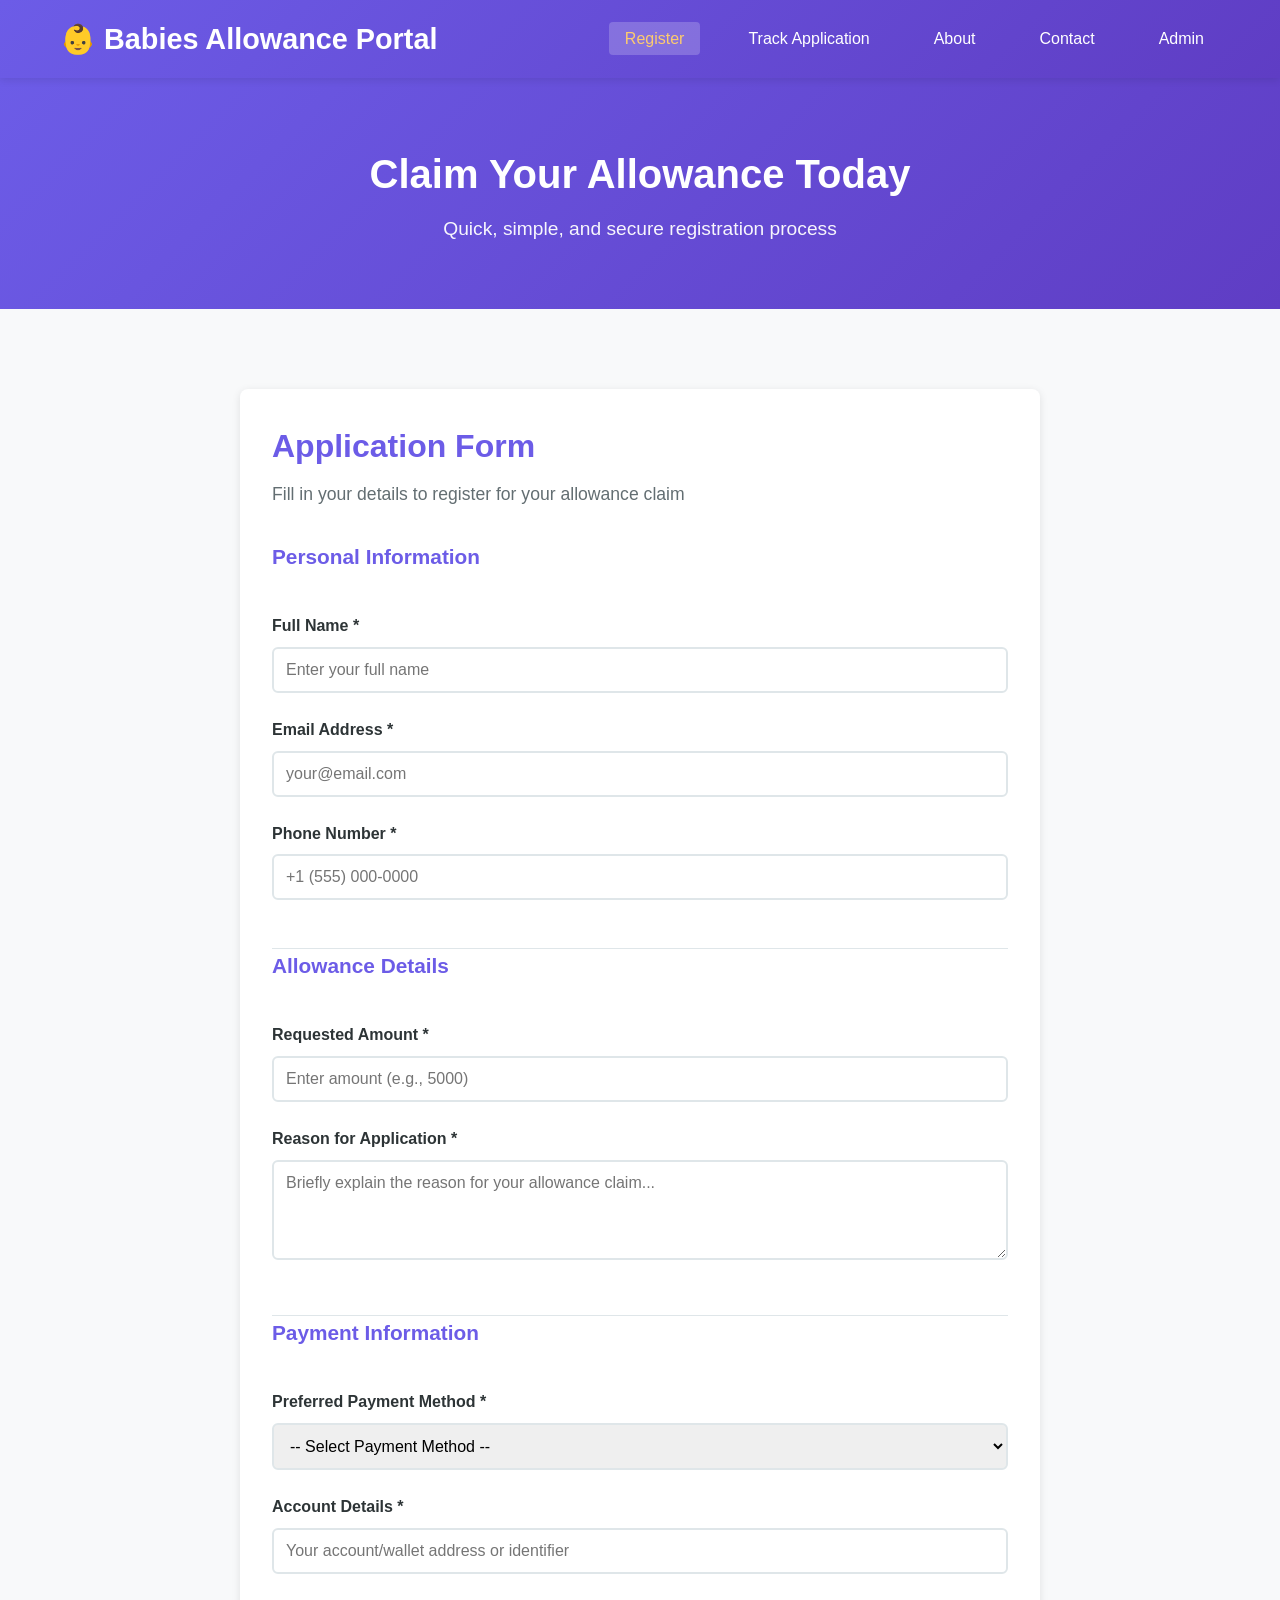
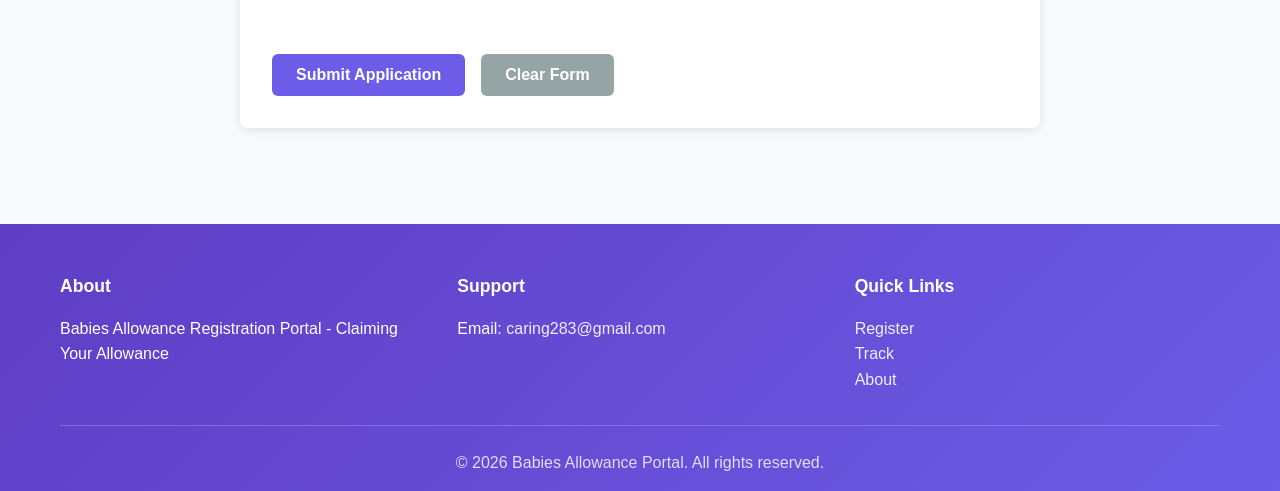
<file: index.html>
<!DOCTYPE html>
<html lang="en">
<head>
    <meta charset="UTF-8">
    <meta name="viewport" content="width=device-width, initial-scale=1.0">
    <title>Babies Allowance Registration Portal - Register Now</title>
    <link rel="stylesheet" href="css/style.css">
</head>
<body>
    <!-- Navigation -->
    <nav class="navbar">
        <div class="container">
            <div class="nav-brand">
                <h1>👶 Babies Allowance Portal</h1>
            </div>
            <ul class="nav-menu">
                <li><a href="index.html" class="active">Register</a></li>
                <li><a href="track.html">Track Application</a></li>
                <li><a href="about.html">About</a></li>
                <li><a href="contact.html">Contact</a></li>
                <li><a href="admin/dashboard.html">Admin</a></li>
            </ul>
        </div>
    </nav>

    <!-- Hero Section -->
    <section class="hero">
        <div class="container">
            <div class="hero-content">
                <h2>Claim Your Allowance Today</h2>
                <p>Quick, simple, and secure registration process</p>
            </div>
        </div>
    </section>

    <!-- Main Content -->
    <main class="container">
        <section class="form-section">
            <div class="form-card">
                <h2>Application Form</h2>
                <p class="form-intro">Fill in your details to register for your allowance claim</p>

                <form id="applicationForm">
                    <!-- Personal Information -->
                    <fieldset>
                        <legend>Personal Information</legend>
                        
                        <div class="form-group">
                            <label for="fullName">Full Name *</label>
                            <input 
                                type="text" 
                                id="fullName" 
                                name="fullName" 
                                placeholder="Enter your full name" 
                                required
                            >
                        </div>

                        <div class="form-group">
                            <label for="email">Email Address *</label>
                            <input 
                                type="email" 
                                id="email" 
                                name="email" 
                                placeholder="your@email.com" 
                                required
                            >
                        </div>

                        <div class="form-group">
                            <label for="phone">Phone Number *</label>
                            <input 
                                type="tel" 
                                id="phone" 
                                name="phone" 
                                placeholder="+1 (555) 000-0000" 
                                required
                            >
                        </div>
                    </fieldset>

                    <!-- Allowance Details -->
                    <fieldset>
                        <legend>Allowance Details</legend>
                        
                        <div class="form-group">
                            <label for="requestedAmount">Requested Amount *</label>
                            <input 
                                type="number" 
                                id="requestedAmount" 
                                name="requestedAmount" 
                                placeholder="Enter amount (e.g., 5000)" 
                                min="0" 
                                step="0.01"
                                required
                            >
                        </div>

                        <div class="form-group">
                            <label for="applicationReason">Reason for Application *</label>
                            <textarea 
                                id="applicationReason" 
                                name="applicationReason" 
                                placeholder="Briefly explain the reason for your allowance claim..." 
                                rows="4"
                                required
                            ></textarea>
                        </div>
                    </fieldset>

                    <!-- Payment Details -->
                    <fieldset>
                        <legend>Payment Information</legend>
                        
                        <div class="form-group">
                            <label for="paymentMethod">Preferred Payment Method *</label>
                            <select id="paymentMethod" name="paymentMethod" required>
                                <option value="">-- Select Payment Method --</option>
                                <option value="Bank Transfer">Bank Transfer</option>
                                <option value="PayPal">PayPal</option>
                                <option value="Cryptocurrency">Cryptocurrency</option>
                                <option value="Mobile Wallet">Mobile Wallet</option>
                                <option value="Direct Deposit">Direct Deposit</option>
                            </select>
                        </div>

                        <div class="form-group">
                            <label for="accountDetails">Account Details *</label>
                            <input 
                                type="text" 
                                id="accountDetails" 
                                name="accountDetails" 
                                placeholder="Your account/wallet address or identifier" 
                                required
                            >
                        </div>
                    </fieldset>

                    <!-- Form Actions -->
                    <div class="form-actions">
                        <button type="submit" class="btn btn-primary">Submit Application</button>
                        <button type="reset" class="btn btn-secondary">Clear Form</button>
                    </div>
                </form>

                <!-- Success Message -->
                <div id="successMessage" class="success-message hidden">
                    <div class="success-content">
                        <h3>✅ Application Submitted Successfully!</h3>
                        <p>Your tracking number is:</p>
                        <div class="tracking-display">
                            <span id="trackingNumberDisplay"></span>
                            <button type="button" class="btn-copy" onclick="copyTrackingNumber()">Copy</button>
                        </div>
                        <p class="success-note">Use this number to track your application status.</p>
                        <a href="track.html" class="btn btn-primary">Track Your Application</a>
                    </div>
                </div>
            </div>
        </section>
    </main>

    <!-- Footer -->
    <footer class="footer">
        <div class="container">
            <div class="footer-content">
                <div class="footer-section">
                    <h4>About</h4>
                    <p>Babies Allowance Registration Portal - Claiming Your Allowance</p>
                </div>
                <div class="footer-section">
                    <h4>Support</h4>
                    <p>Email: <a href="mailto:caring283@gmail.com">caring283@gmail.com</a></p>
                </div>
                <div class="footer-section">
                    <h4>Quick Links</h4>
                    <ul>
                        <li><a href="index.html">Register</a></li>
                        <li><a href="track.html">Track</a></li>
                        <li><a href="about.html">About</a></li>
                    </ul>
                </div>
            </div>
            <div class="footer-bottom">
                <p>&copy; 2026 Babies Allowance Portal. All rights reserved.</p>
            </div>
        </div>
    </footer>

    <script src="js/app.js"></script>
</body>
</html>
</file>
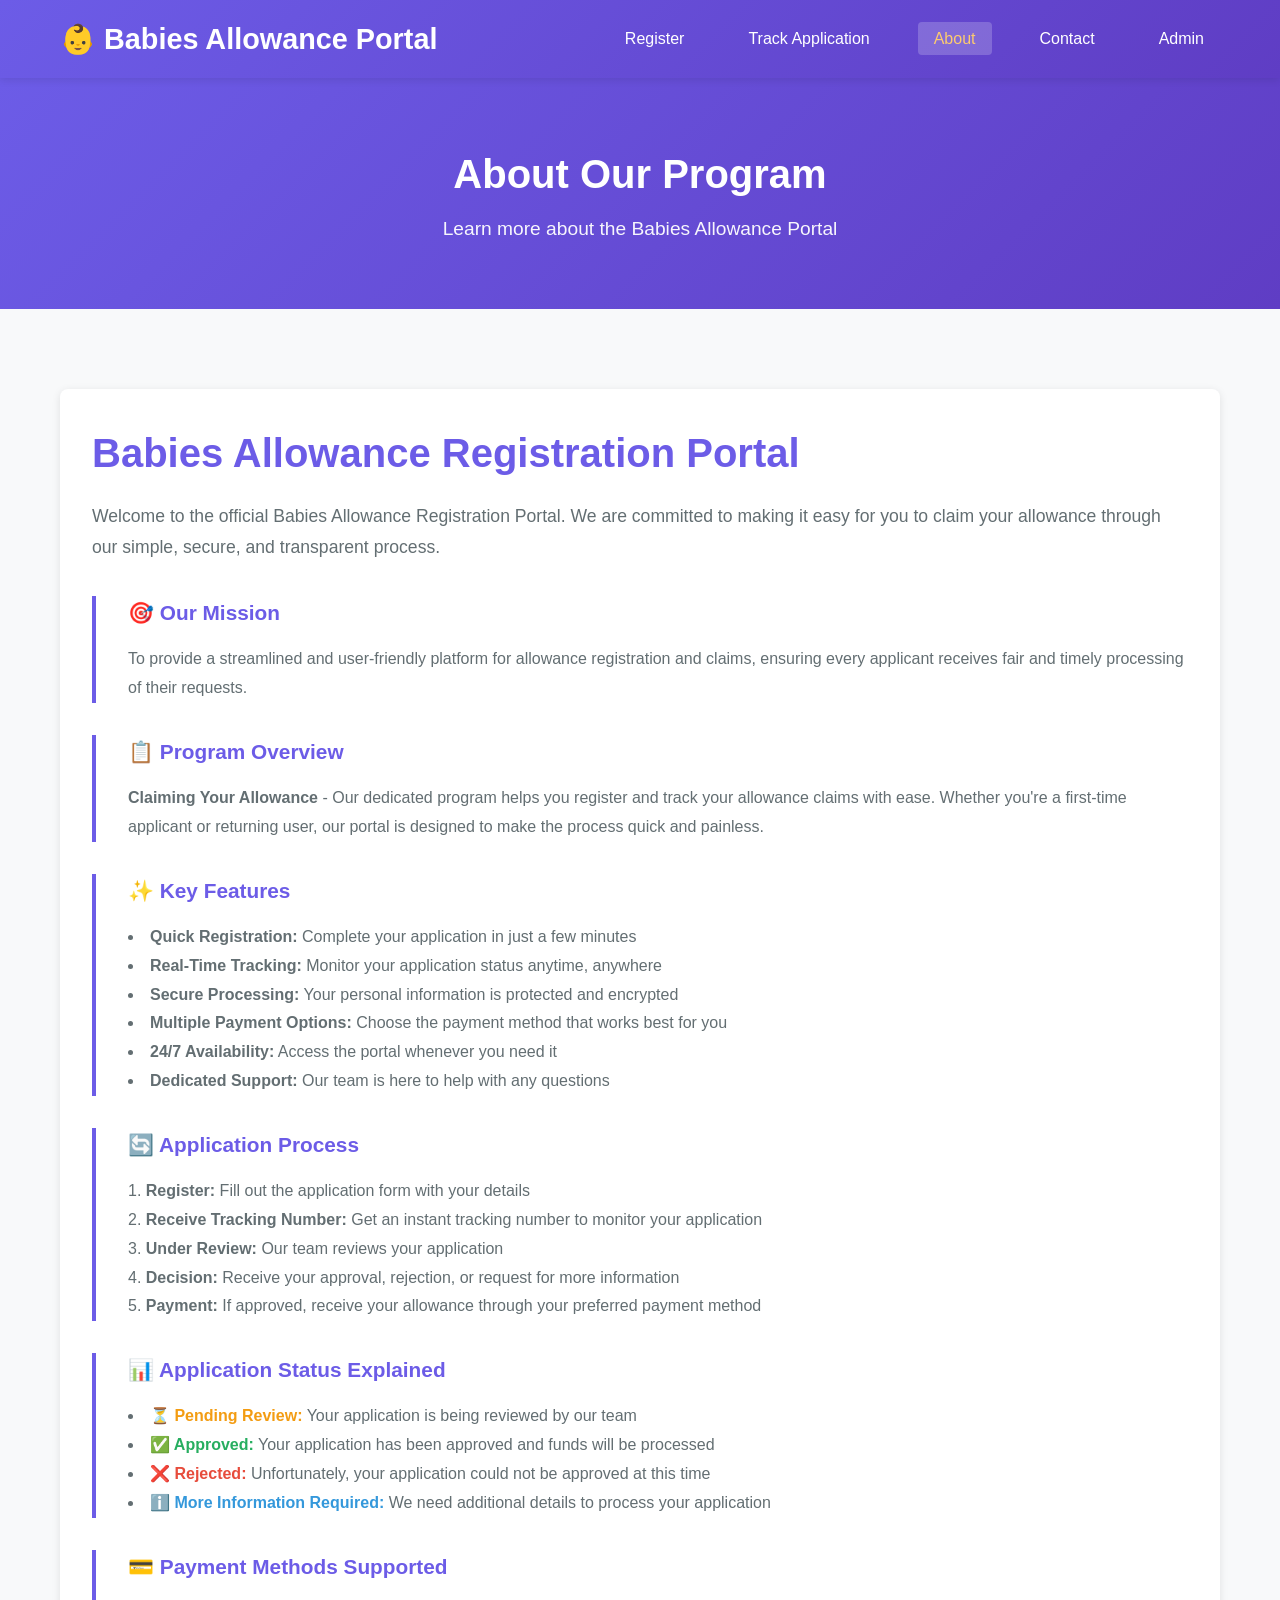
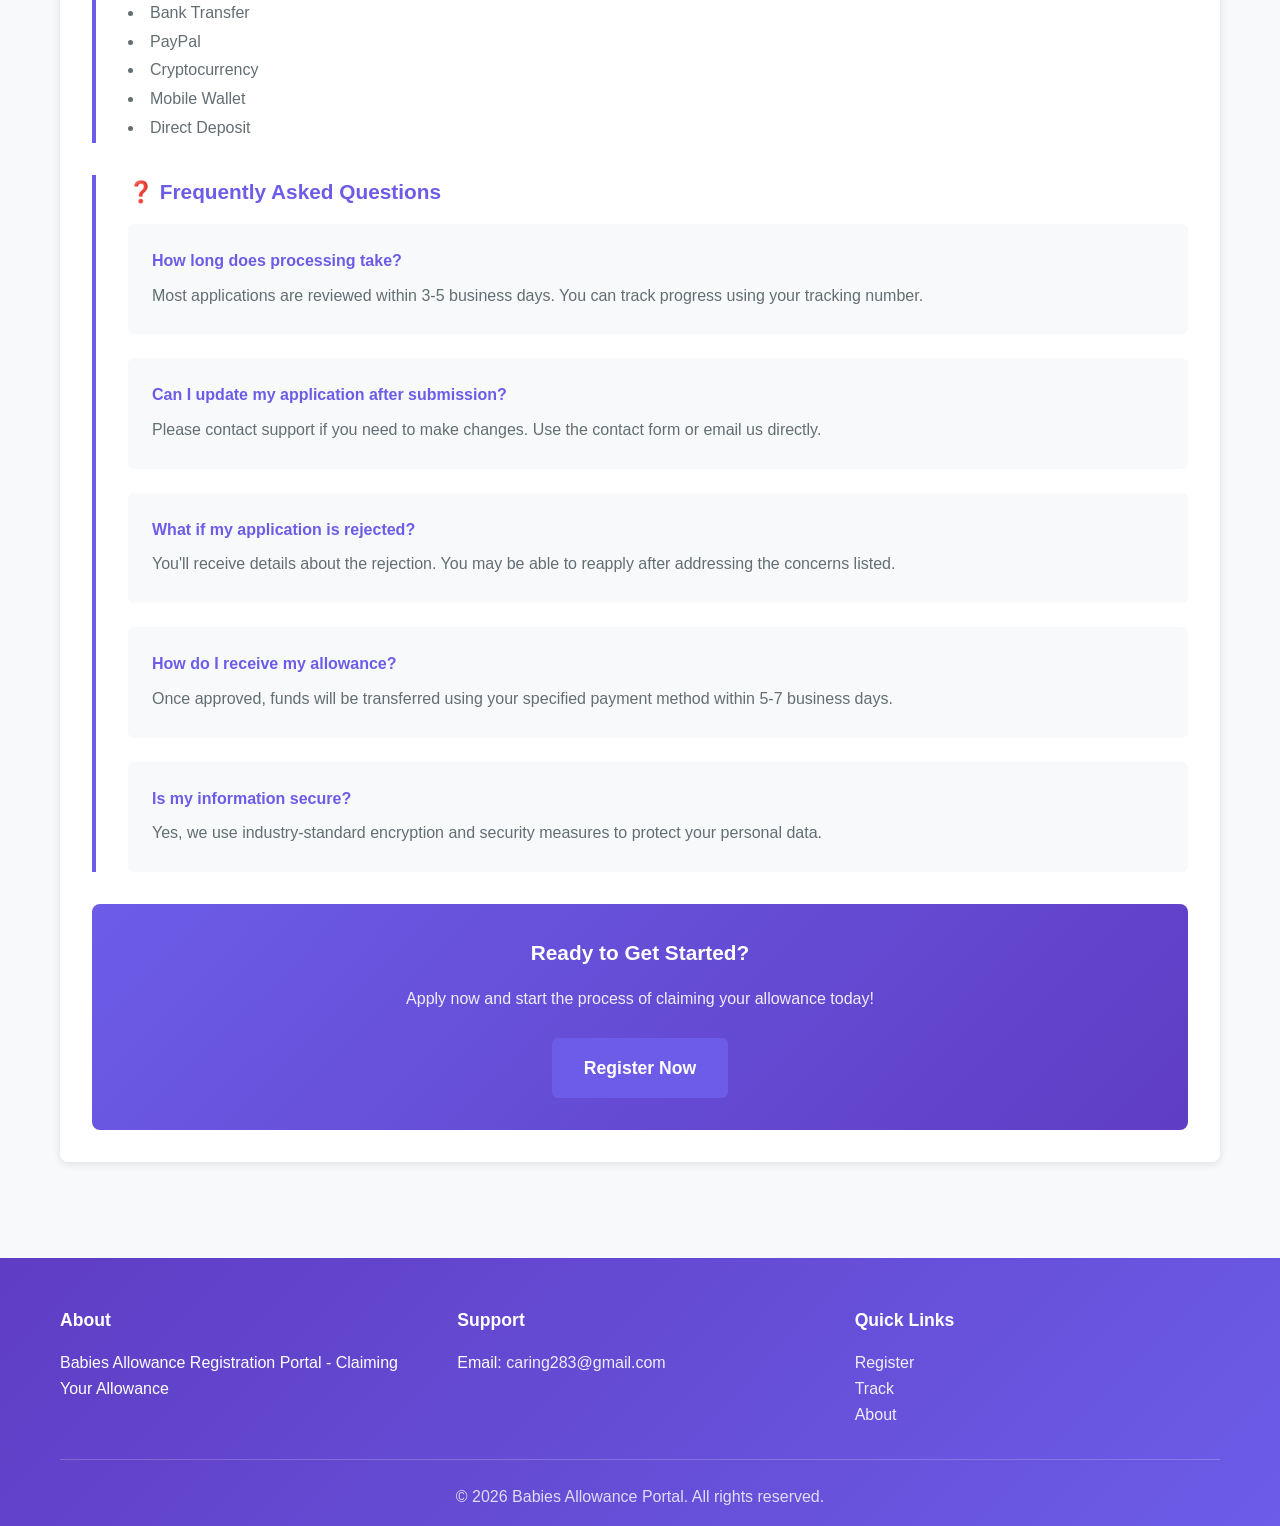
<file: about.html>
<!DOCTYPE html>
<html lang="en">
<head>
    <meta charset="UTF-8">
    <meta name="viewport" content="width=device-width, initial-scale=1.0">
    <title>About - Babies Allowance Portal</title>
    <link rel="stylesheet" href="css/style.css">
</head>
<body>
    <!-- Navigation -->
    <nav class="navbar">
        <div class="container">
            <div class="nav-brand">
                <h1>👶 Babies Allowance Portal</h1>
            </div>
            <ul class="nav-menu">
                <li><a href="index.html">Register</a></li>
                <li><a href="track.html">Track Application</a></li>
                <li><a href="about.html" class="active">About</a></li>
                <li><a href="contact.html">Contact</a></li>
                <li><a href="admin/dashboard.html">Admin</a></li>
            </ul>
        </div>
    </nav>

    <!-- Hero Section -->
    <section class="hero">
        <div class="container">
            <div class="hero-content">
                <h2>About Our Program</h2>
                <p>Learn more about the Babies Allowance Portal</p>
            </div>
        </div>
    </section>

    <!-- Main Content -->
    <main class="container">
        <section class="about-section">
            <div class="about-card">
                <h2>Babies Allowance Registration Portal</h2>
                <p class="about-intro">
                    Welcome to the official Babies Allowance Registration Portal. We are committed to making it easy for you to claim your allowance through our simple, secure, and transparent process.
                </p>

                <div class="about-content">
                    <div class="about-block">
                        <h3>🎯 Our Mission</h3>
                        <p>
                            To provide a streamlined and user-friendly platform for allowance registration and claims, ensuring every applicant receives fair and timely processing of their requests.
                        </p>
                    </div>

                    <div class="about-block">
                        <h3>📋 Program Overview</h3>
                        <p>
                            <strong>Claiming Your Allowance</strong> - Our dedicated program helps you register and track your allowance claims with ease. Whether you're a first-time applicant or returning user, our portal is designed to make the process quick and painless.
                        </p>
                    </div>

                    <div class="about-block">
                        <h3>✨ Key Features</h3>
                        <ul>
                            <li><strong>Quick Registration:</strong> Complete your application in just a few minutes</li>
                            <li><strong>Real-Time Tracking:</strong> Monitor your application status anytime, anywhere</li>
                            <li><strong>Secure Processing:</strong> Your personal information is protected and encrypted</li>
                            <li><strong>Multiple Payment Options:</strong> Choose the payment method that works best for you</li>
                            <li><strong>24/7 Availability:</strong> Access the portal whenever you need it</li>
                            <li><strong>Dedicated Support:</strong> Our team is here to help with any questions</li>
                        </ul>
                    </div>

                    <div class="about-block">
                        <h3>🔄 Application Process</h3>
                        <ol>
                            <li><strong>Register:</strong> Fill out the application form with your details</li>
                            <li><strong>Receive Tracking Number:</strong> Get an instant tracking number to monitor your application</li>
                            <li><strong>Under Review:</strong> Our team reviews your application</li>
                            <li><strong>Decision:</strong> Receive your approval, rejection, or request for more information</li>
                            <li><strong>Payment:</strong> If approved, receive your allowance through your preferred payment method</li>
                        </ol>
                    </div>

                    <div class="about-block">
                        <h3>📊 Application Status Explained</h3>
                        <ul>
                            <li><strong style="color: #f39c12;">⏳ Pending Review:</strong> Your application is being reviewed by our team</li>
                            <li><strong style="color: #27ae60;">✅ Approved:</strong> Your application has been approved and funds will be processed</li>
                            <li><strong style="color: #e74c3c;">❌ Rejected:</strong> Unfortunately, your application could not be approved at this time</li>
                            <li><strong style="color: #3498db;">ℹ️ More Information Required:</strong> We need additional details to process your application</li>
                        </ul>
                    </div>

                    <div class="about-block">
                        <h3>💳 Payment Methods Supported</h3>
                        <ul>
                            <li>Bank Transfer</li>
                            <li>PayPal</li>
                            <li>Cryptocurrency</li>
                            <li>Mobile Wallet</li>
                            <li>Direct Deposit</li>
                        </ul>
                    </div>

                    <div class="about-block">
                        <h3>❓ Frequently Asked Questions</h3>
                        <div class="faq">
                            <div class="faq-item">
                                <h4>How long does processing take?</h4>
                                <p>Most applications are reviewed within 3-5 business days. You can track progress using your tracking number.</p>
                            </div>
                            <div class="faq-item">
                                <h4>Can I update my application after submission?</h4>
                                <p>Please contact support if you need to make changes. Use the contact form or email us directly.</p>
                            </div>
                            <div class="faq-item">
                                <h4>What if my application is rejected?</h4>
                                <p>You'll receive details about the rejection. You may be able to reapply after addressing the concerns listed.</p>
                            </div>
                            <div class="faq-item">
                                <h4>How do I receive my allowance?</h4>
                                <p>Once approved, funds will be transferred using your specified payment method within 5-7 business days.</p>
                            </div>
                            <div class="faq-item">
                                <h4>Is my information secure?</h4>
                                <p>Yes, we use industry-standard encryption and security measures to protect your personal data.</p>
                            </div>
                        </div>
                    </div>

                    <div class="about-block cta-block">
                        <h3>Ready to Get Started?</h3>
                        <p>Apply now and start the process of claiming your allowance today!</p>
                        <a href="index.html" class="btn btn-primary btn-large">Register Now</a>
                    </div>
                </div>
            </div>
        </section>
    </main>

    <!-- Footer -->
    <footer class="footer">
        <div class="container">
            <div class="footer-content">
                <div class="footer-section">
                    <h4>About</h4>
                    <p>Babies Allowance Registration Portal - Claiming Your Allowance</p>
                </div>
                <div class="footer-section">
                    <h4>Support</h4>
                    <p>Email: <a href="mailto:caring283@gmail.com">caring283@gmail.com</a></p>
                </div>
                <div class="footer-section">
                    <h4>Quick Links</h4>
                    <ul>
                        <li><a href="index.html">Register</a></li>
                        <li><a href="track.html">Track</a></li>
                        <li><a href="about.html">About</a></li>
                    </ul>
                </div>
            </div>
            <div class="footer-bottom">
                <p>&copy; 2026 Babies Allowance Portal. All rights reserved.</p>
            </div>
        </div>
    </footer>
</body>
</html>
</file>
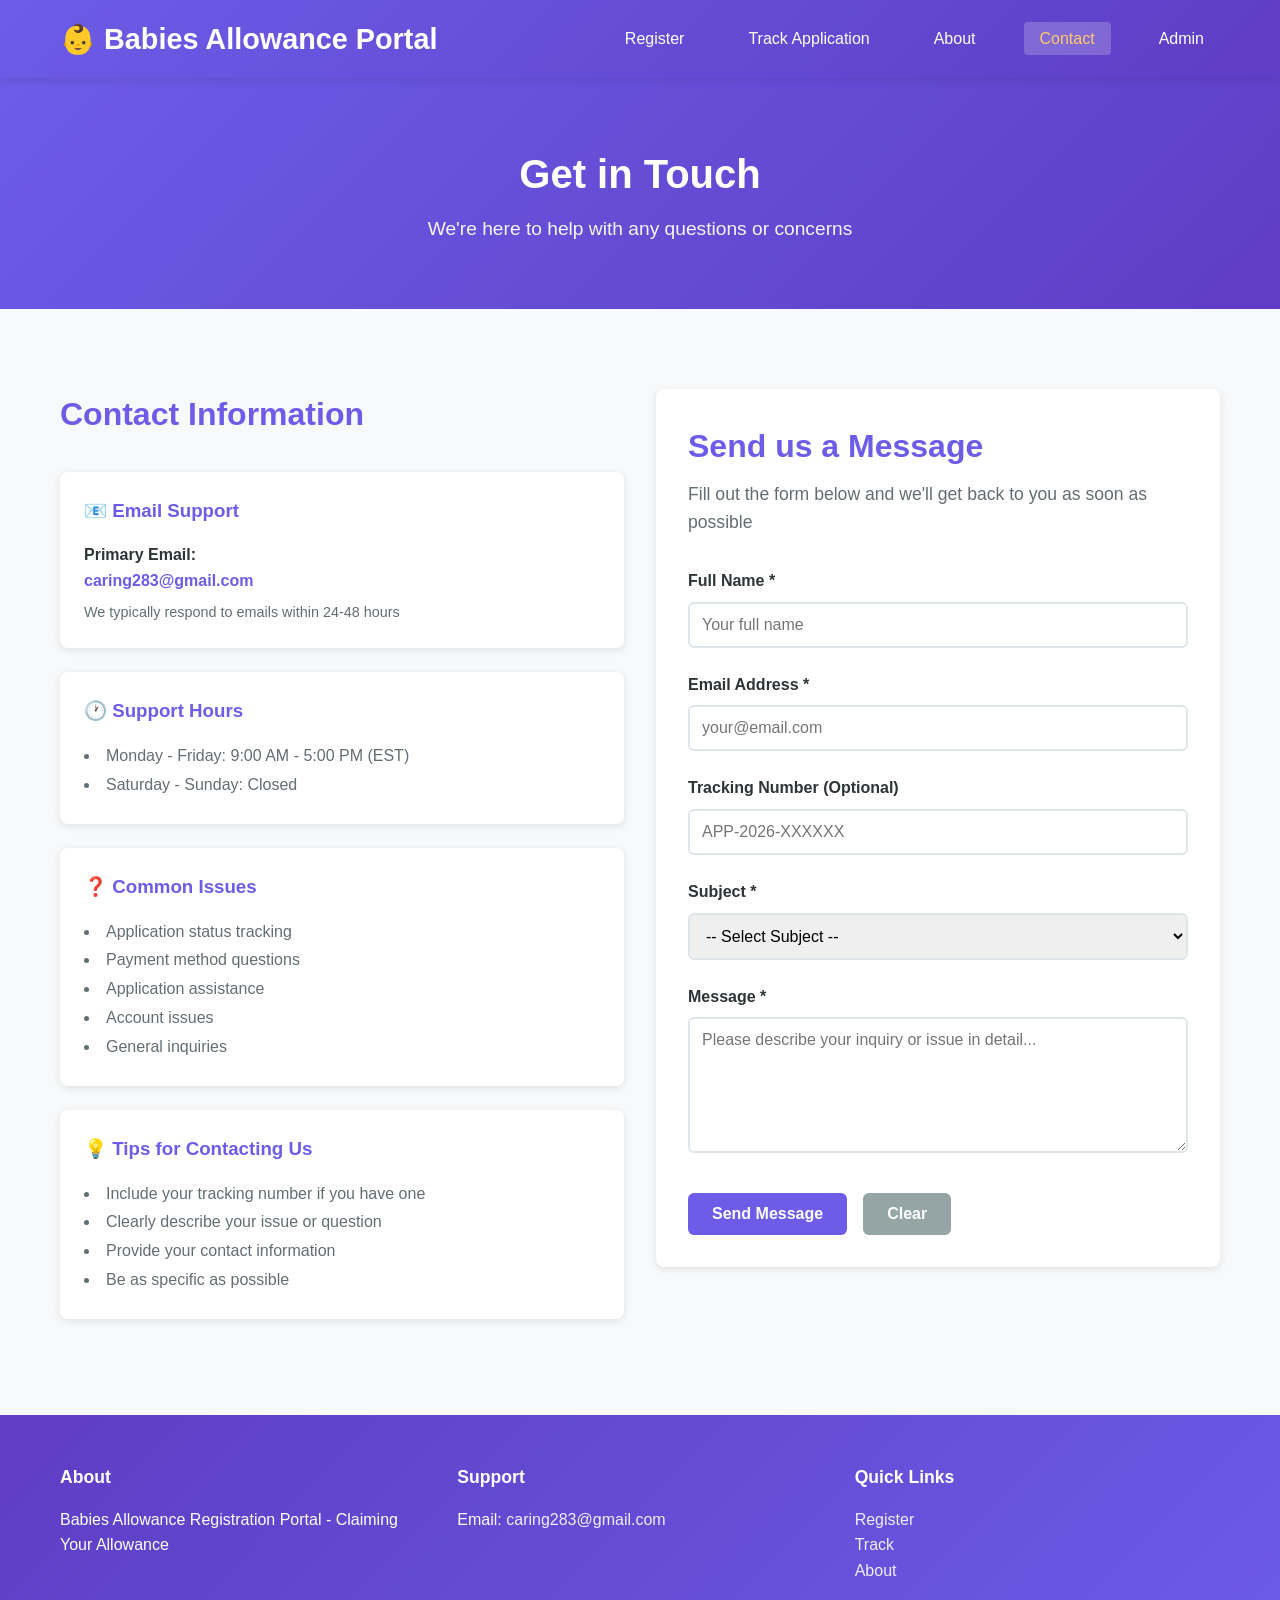
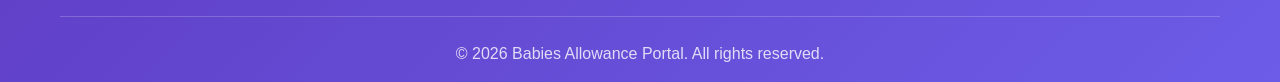
<file: contact.html>
<!DOCTYPE html>
<html lang="en">
<head>
    <meta charset="UTF-8">
    <meta name="viewport" content="width=device-width, initial-scale=1.0">
    <title>Contact Support - Babies Allowance Portal</title>
    <link rel="stylesheet" href="css/style.css">
</head>
<body>
    <!-- Navigation -->
    <nav class="navbar">
        <div class="container">
            <div class="nav-brand">
                <h1>👶 Babies Allowance Portal</h1>
            </div>
            <ul class="nav-menu">
                <li><a href="index.html">Register</a></li>
                <li><a href="track.html">Track Application</a></li>
                <li><a href="about.html">About</a></li>
                <li><a href="contact.html" class="active">Contact</a></li>
                <li><a href="admin/dashboard.html">Admin</a></li>
            </ul>
        </div>
    </nav>

    <!-- Hero Section -->
    <section class="hero">
        <div class="container">
            <div class="hero-content">
                <h2>Get in Touch</h2>
                <p>We're here to help with any questions or concerns</p>
            </div>
        </div>
    </section>

    <!-- Main Content -->
    <main class="container">
        <section class="contact-section">
            <div class="contact-wrapper">
                <!-- Contact Information -->
                <div class="contact-info">
                    <h2>Contact Information</h2>
                    
                    <div class="info-card">
                        <h3>📧 Email Support</h3>
                        <p>
                            <strong>Primary Email:</strong><br>
                            <a href="mailto:caring283@gmail.com">caring283@gmail.com</a>
                        </p>
                        <p class="info-note">We typically respond to emails within 24-48 hours</p>
                    </div>

                    <div class="info-card">
                        <h3>🕐 Support Hours</h3>
                        <ul>
                            <li>Monday - Friday: 9:00 AM - 5:00 PM (EST)</li>
                            <li>Saturday - Sunday: Closed</li>
                        </ul>
                    </div>

                    <div class="info-card">
                        <h3>❓ Common Issues</h3>
                        <ul>
                            <li>Application status tracking</li>
                            <li>Payment method questions</li>
                            <li>Application assistance</li>
                            <li>Account issues</li>
                            <li>General inquiries</li>
                        </ul>
                    </div>

                    <div class="info-card">
                        <h3>💡 Tips for Contacting Us</h3>
                        <ul>
                            <li>Include your tracking number if you have one</li>
                            <li>Clearly describe your issue or question</li>
                            <li>Provide your contact information</li>
                            <li>Be as specific as possible</li>
                        </ul>
                    </div>
                </div>

                <!-- Contact Form -->
                <div class="contact-form-wrapper">
                    <div class="contact-form-card">
                        <h2>Send us a Message</h2>
                        <p class="form-intro">Fill out the form below and we'll get back to you as soon as possible</p>

                        <form id="contactForm">
                            <div class="form-group">
                                <label for="contactName">Full Name *</label>
                                <input 
                                    type="text" 
                                    id="contactName" 
                                    name="contactName" 
                                    placeholder="Your full name" 
                                    required
                                >
                            </div>

                            <div class="form-group">
                                <label for="contactEmail">Email Address *</label>
                                <input 
                                    type="email" 
                                    id="contactEmail" 
                                    name="contactEmail" 
                                    placeholder="your@email.com" 
                                    required
                                >
                            </div>

                            <div class="form-group">
                                <label for="trackingNumber">Tracking Number (Optional)</label>
                                <input 
                                    type="text" 
                                    id="trackingNumber" 
                                    name="trackingNumber" 
                                    placeholder="APP-2026-XXXXXX"
                                >
                            </div>

                            <div class="form-group">
                                <label for="subject">Subject *</label>
                                <select id="subject" name="subject" required>
                                    <option value="">-- Select Subject --</option>
                                    <option value="General Inquiry">General Inquiry</option>
                                    <option value="Application Status">Application Status</option>
                                    <option value="Payment Issue">Payment Issue</option>
                                    <option value="Technical Problem">Technical Problem</option>
                                    <option value="Account Help">Account Help</option>
                                    <option value="Other">Other</option>
                                </select>
                            </div>

                            <div class="form-group">
                                <label for="message">Message *</label>
                                <textarea 
                                    id="message" 
                                    name="message" 
                                    placeholder="Please describe your inquiry or issue in detail..." 
                                    rows="6"
                                    required
                                ></textarea>
                            </div>

                            <div class="form-actions">
                                <button type="submit" class="btn btn-primary">Send Message</button>
                                <button type="reset" class="btn btn-secondary">Clear</button>
                            </div>
                        </form>

                        <!-- Success Message -->
                        <div id="contactSuccess" class="success-message hidden">
                            <h3>✅ Message Sent Successfully!</h3>
                            <p>Thank you for contacting us. We'll get back to you soon.</p>
                            <button type="button" class="btn btn-primary" onclick="resetContactForm()">Send Another Message</button>
                        </div>
                    </div>
                </div>
            </div>
        </section>
    </main>

    <!-- Footer -->
    <footer class="footer">
        <div class="container">
            <div class="footer-content">
                <div class="footer-section">
                    <h4>About</h4>
                    <p>Babies Allowance Registration Portal - Claiming Your Allowance</p>
                </div>
                <div class="footer-section">
                    <h4>Support</h4>
                    <p>Email: <a href="mailto:caring283@gmail.com">caring283@gmail.com</a></p>
                </div>
                <div class="footer-section">
                    <h4>Quick Links</h4>
                    <ul>
                        <li><a href="index.html">Register</a></li>
                        <li><a href="track.html">Track</a></li>
                        <li><a href="about.html">About</a></li>
                    </ul>
                </div>
            </div>
            <div class="footer-bottom">
                <p>&copy; 2026 Babies Allowance Portal. All rights reserved.</p>
            </div>
        </div>
    </footer>

    <script src="js/contact.js"></script>
</body>
</html>
</file>
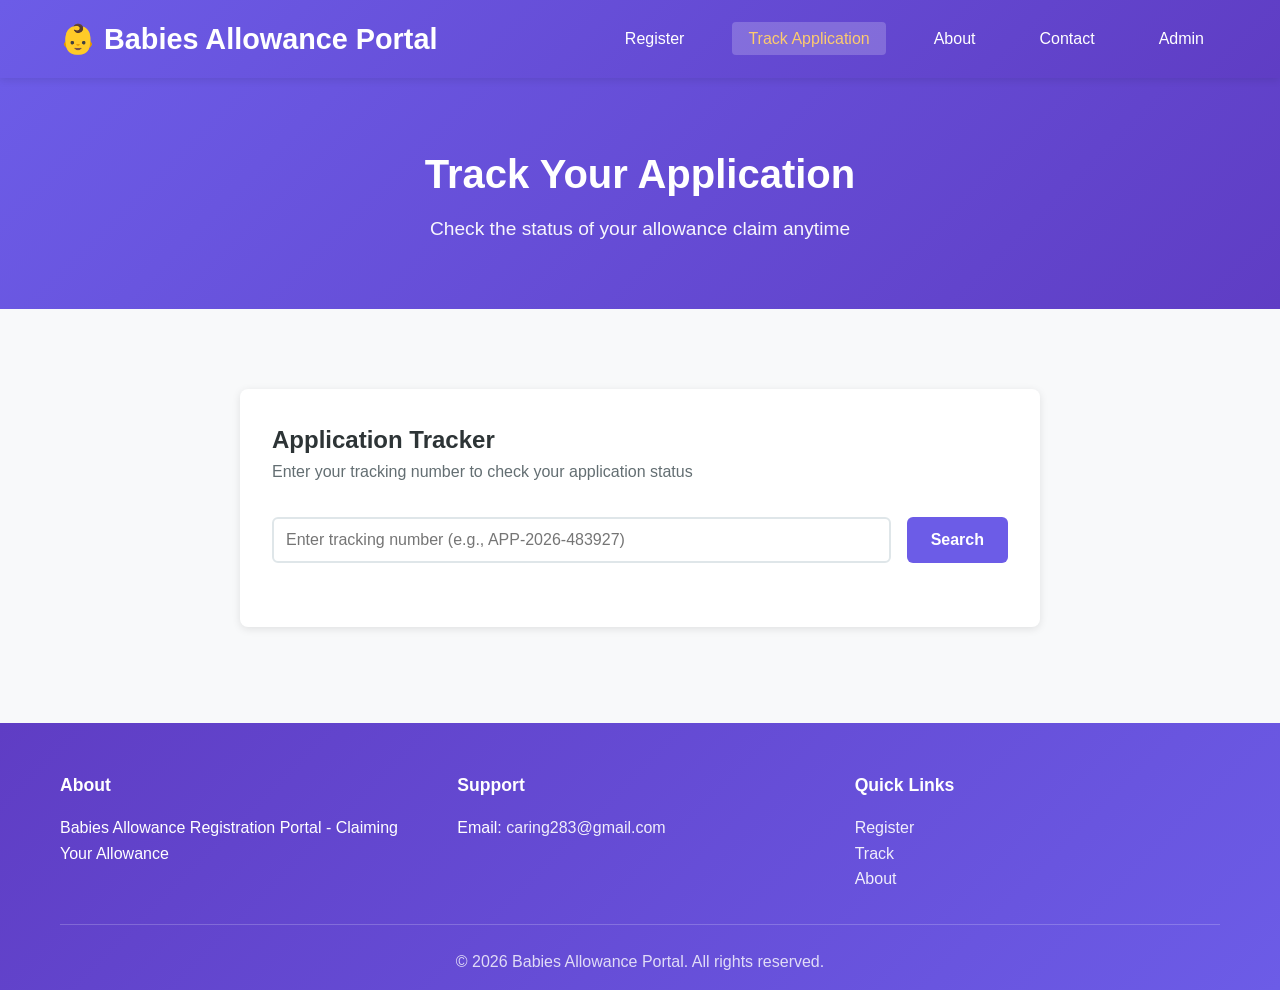
<file: track.html>
<!DOCTYPE html>
<html lang="en">
<head>
    <meta charset="UTF-8">
    <meta name="viewport" content="width=device-width, initial-scale=1.0">
    <title>Track Application - Babies Allowance Portal</title>
    <link rel="stylesheet" href="css/style.css">
</head>
<body>
    <!-- Navigation -->
    <nav class="navbar">
        <div class="container">
            <div class="nav-brand">
                <h1>👶 Babies Allowance Portal</h1>
            </div>
            <ul class="nav-menu">
                <li><a href="index.html">Register</a></li>
                <li><a href="track.html" class="active">Track Application</a></li>
                <li><a href="about.html">About</a></li>
                <li><a href="contact.html">Contact</a></li>
                <li><a href="admin/dashboard.html">Admin</a></li>
            </ul>
        </div>
    </nav>

    <!-- Hero Section -->
    <section class="hero">
        <div class="container">
            <div class="hero-content">
                <h2>Track Your Application</h2>
                <p>Check the status of your allowance claim anytime</p>
            </div>
        </div>
    </section>

    <!-- Main Content -->
    <main class="container">
        <section class="tracking-section">
            <div class="tracking-card">
                <h2>Application Tracker</h2>
                <p class="tracking-intro">Enter your tracking number to check your application status</p>

                <div class="search-box">
                    <input 
                        type="text" 
                        id="trackingInput" 
                        placeholder="Enter tracking number (e.g., APP-2026-483927)" 
                        class="tracking-input"
                    >
                    <button type="button" id="searchBtn" class="btn btn-primary">Search</button>
                </div>

                <!-- Results Section -->
                <div id="resultsSection" class="hidden">
                    <div id="notFoundMessage" class="error-message hidden">
                        <p>❌ Tracking number not found. Please check and try again.</p>
                    </div>

                    <div id="resultDetails" class="result-details hidden">
                        <div class="status-badge" id="statusBadge"></div>
                        
                        <div class="details-grid">
                            <div class="detail-item">
                                <label>Tracking Number</label>
                                <p id="resultTrackingNumber"></p>
                            </div>
                            <div class="detail-item">
                                <label>Full Name</label>
                                <p id="resultName"></p>
                            </div>
                            <div class="detail-item">
                                <label>Email</label>
                                <p id="resultEmail"></p>
                            </div>
                            <div class="detail-item">
                                <label>Phone</label>
                                <p id="resultPhone"></p>
                            </div>
                            <div class="detail-item">
                                <label>Requested Amount</label>
                                <p id="resultAmount"></p>
                            </div>
                            <div class="detail-item">
                                <label>Payment Method</label>
                                <p id="resultPaymentMethod"></p>
                            </div>
                            <div class="detail-item">
                                <label>Submission Date</label>
                                <p id="resultDate"></p>
                            </div>
                            <div class="detail-item">
                                <label>Current Status</label>
                                <p id="resultStatus"></p>
                            </div>
                        </div>

                        <div class="reason-section">
                            <label>Application Reason</label>
                            <p id="resultReason"></p>
                        </div>

                        <div class="notes-section">
                            <label>Administrator Notes</label>
                            <p id="resultNotes"></p>
                        </div>

                        <div class="timeline">
                            <h3>Application Timeline</h3>
                            <div class="timeline-item">
                                <span class="timeline-date" id="timelineSubmitted"></span>
                                <span class="timeline-text">Application Submitted</span>
                            </div>
                            <div class="timeline-item" id="timelineReview">
                                <span class="timeline-date" id="timelineReviewDate"></span>
                                <span class="timeline-text">Under Review</span>
                            </div>
                            <div class="timeline-item" id="timelineCompleted">
                                <span class="timeline-date" id="timelineCompletedDate"></span>
                                <span class="timeline-text" id="timelineCompletedText"></span>
                            </div>
                        </div>

                        <button type="button" class="btn btn-secondary" onclick="clearSearch()">New Search</button>
                    </div>
                </div>
            </div>
        </section>
    </main>

    <!-- Footer -->
    <footer class="footer">
        <div class="container">
            <div class="footer-content">
                <div class="footer-section">
                    <h4>About</h4>
                    <p>Babies Allowance Registration Portal - Claiming Your Allowance</p>
                </div>
                <div class="footer-section">
                    <h4>Support</h4>
                    <p>Email: <a href="mailto:caring283@gmail.com">caring283@gmail.com</a></p>
                </div>
                <div class="footer-section">
                    <h4>Quick Links</h4>
                    <ul>
                        <li><a href="index.html">Register</a></li>
                        <li><a href="track.html">Track</a></li>
                        <li><a href="about.html">About</a></li>
                    </ul>
                </div>
            </div>
            <div class="footer-bottom">
                <p>&copy; 2026 Babies Allowance Portal. All rights reserved.</p>
            </div>
        </div>
    </footer>

    <script src="js/tracking.js"></script>
</body>
</html>
</file>
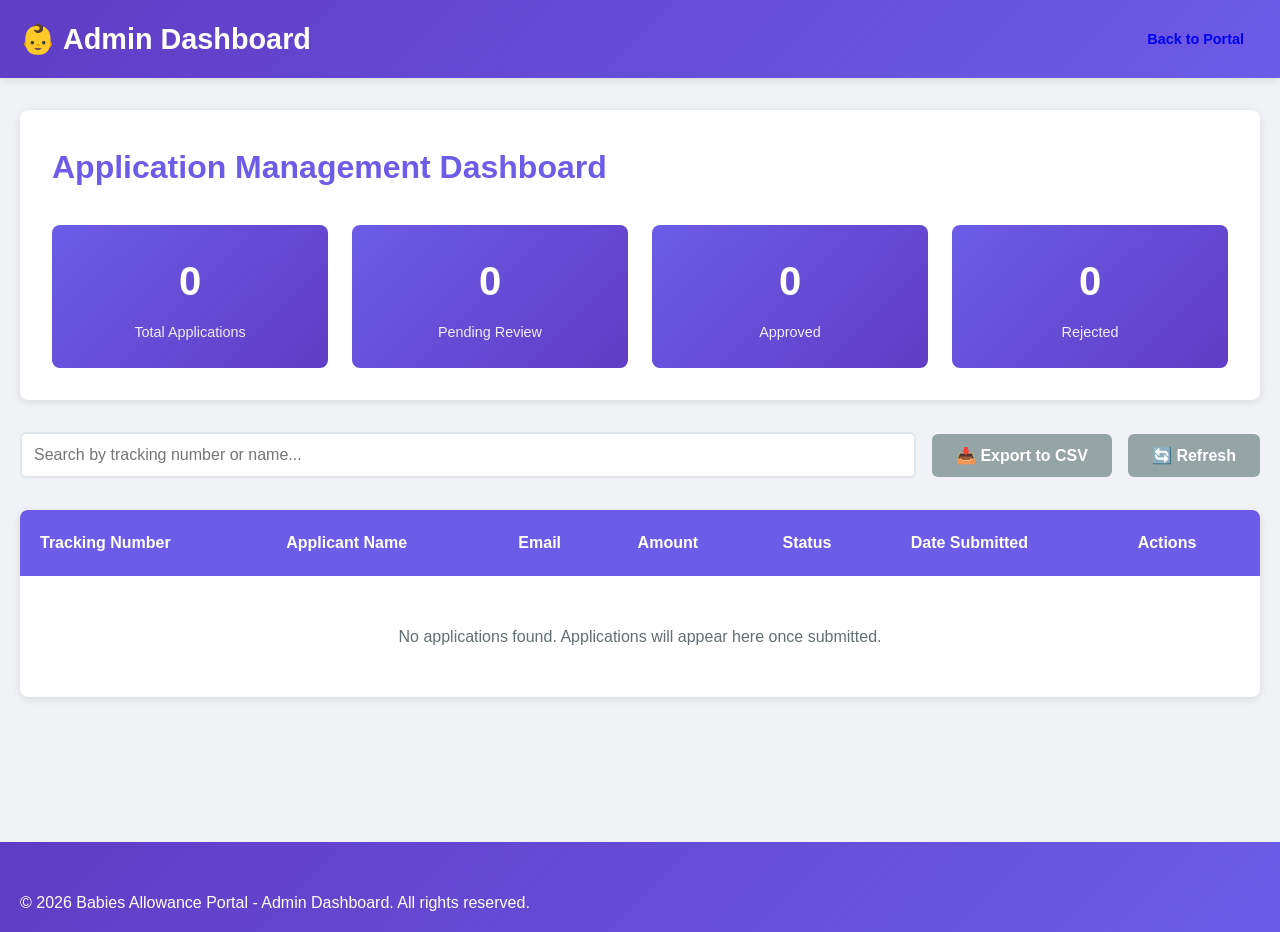
<file: admin/dashboard.html>
<!DOCTYPE html>
<html lang="en">
<head>
    <meta charset="UTF-8">
    <meta name="viewport" content="width=device-width, initial-scale=1.0">
    <title>Admin Dashboard - Babies Allowance Portal</title>
    <link rel="stylesheet" href="../css/style.css">
</head>
<body class="admin-body">
    <!-- Admin Navigation -->
    <nav class="admin-navbar">
        <div class="admin-container">
            <div class="admin-nav-brand">
                <h1>👶 Admin Dashboard</h1>
            </div>
            <div class="admin-nav-actions">
                <a href="../index.html" class="btn btn-small">Back to Portal</a>
            </div>
        </div>
    </nav>

    <!-- Admin Main Content -->
    <main class="admin-main">
        <div class="admin-container">
            <!-- Dashboard Header -->
            <div class="dashboard-header">
                <h2>Application Management Dashboard</h2>
                <div class="dashboard-stats">
                    <div class="stat-card">
                        <h3 id="totalApps">0</h3>
                        <p>Total Applications</p>
                    </div>
                    <div class="stat-card">
                        <h3 id="pendingApps">0</h3>
                        <p>Pending Review</p>
                    </div>
                    <div class="stat-card">
                        <h3 id="approvedApps">0</h3>
                        <p>Approved</p>
                    </div>
                    <div class="stat-card">
                        <h3 id="rejectedApps">0</h3>
                        <p>Rejected</p>
                    </div>
                </div>
            </div>

            <!-- Dashboard Controls -->
            <div class="dashboard-controls">
                <div class="search-control">
                    <input 
                        type="text" 
                        id="searchInput" 
                        placeholder="Search by tracking number or name..." 
                        class="search-input"
                    >
                </div>
                <div class="control-buttons">
                    <button id="exportBtn" class="btn btn-secondary">📥 Export to CSV</button>
                    <button id="refreshBtn" class="btn btn-secondary">🔄 Refresh</button>
                </div>
            </div>

            <!-- Applications Table -->
            <div class="table-wrapper">
                <table class="applications-table">
                    <thead>
                        <tr>
                            <th>Tracking Number</th>
                            <th>Applicant Name</th>
                            <th>Email</th>
                            <th>Amount</th>
                            <th>Status</th>
                            <th>Date Submitted</th>
                            <th>Actions</th>
                        </tr>
                    </thead>
                    <tbody id="applicationsTableBody">
                        <!-- Data will be populated here -->
                    </tbody>
                </table>
                <div id="noData" class="no-data">
                    <p>No applications found. Applications will appear here once submitted.</p>
                </div>
            </div>
        </div>
    </main>

    <!-- Modal for Application Details -->
    <div id="applicationModal" class="modal hidden">
        <div class="modal-content">
            <div class="modal-header">
                <h2>Application Details</h2>
                <button class="modal-close" onclick="closeModal()">&times;</button>
            </div>
            
            <div class="modal-body">
                <div class="modal-grid">
                    <div class="modal-field">
                        <label>Tracking Number</label>
                        <p id="modalTrackingNumber"></p>
                    </div>
                    <div class="modal-field">
                        <label>Full Name</label>
                        <p id="modalFullName"></p>
                    </div>
                    <div class="modal-field">
                        <label>Email</label>
                        <p id="modalEmail"></p>
                    </div>
                    <div class="modal-field">
                        <label>Phone</label>
                        <p id="modalPhone"></p>
                    </div>
                    <div class="modal-field">
                        <label>Requested Amount</label>
                        <p id="modalAmount"></p>
                    </div>
                    <div class="modal-field">
                        <label>Payment Method</label>
                        <p id="modalPaymentMethod"></p>
                    </div>
                    <div class="modal-field">
                        <label>Account Details</label>
                        <p id="modalAccountDetails"></p>
                    </div>
                    <div class="modal-field">
                        <label>Submission Date</label>
                        <p id="modalDate"></p>
                    </div>
                </div>

                <div class="modal-section">
                    <label>Application Reason</label>
                    <p id="modalReason"></p>
                </div>

                <div class="modal-section">
                    <label>Current Status</label>
                    <div id="modalStatusContainer"></div>
                </div>

                <div class="modal-section">
                    <label>Administrator Notes</label>
                    <textarea id="modalNotes" placeholder="Add or edit notes for this application..."></textarea>
                </div>

                <div class="modal-section">
                    <label>Update Status</label>
                    <div class="status-buttons">
                        <button class="btn btn-status btn-pending" onclick="updateStatus('Pending Review')">⏳ Pending</button>
                        <button class="btn btn-status btn-approved" onclick="updateStatus('Approved')">✅ Approve</button>
                        <button class="btn btn-status btn-rejected" onclick="updateStatus('Rejected')">❌ Reject</button>
                        <button class="btn btn-status btn-info" onclick="updateStatus('More Information Required')">ℹ️ More Info</button>
                    </div>
                </div>
            </div>

            <div class="modal-footer">
                <button class="btn btn-primary" onclick="saveChanges()">Save Changes</button>
                <button class="btn btn-secondary" onclick="closeModal()">Close</button>
            </div>
        </div>
    </div>

    <!-- Footer -->
    <footer class="footer">
        <div class="admin-container">
            <p>&copy; 2026 Babies Allowance Portal - Admin Dashboard. All rights reserved.</p>
        </div>
    </footer>

    <script src="../js/admin.js"></script>
</body>
</html>
</file>
<file: css/style.css>
/* ================================
   GLOBAL STYLES & VARIABLES
   ================================ */

:root {
    --primary-color: #6c5ce7;
    --primary-dark: #5f3dc4;
    --primary-light: #a29bfe;
    --secondary-color: #00b894;
    --secondary-dark: #00a880;
    --accent-color: #fdcb6e;
    --danger-color: #d63031;
    --warning-color: #f39c12;
    --info-color: #3498db;
    --success-color: #27ae60;
    --light-bg: #f8f9fa;
    --dark-bg: #2d3436;
    --text-primary: #2d3436;
    --text-secondary: #636e72;
    --border-color: #dfe6e9;
    --shadow: 0 2px 8px rgba(0, 0, 0, 0.1);
    --shadow-lg: 0 10px 30px rgba(0, 0, 0, 0.15);
    --transition: all 0.3s ease;
}

* {
    margin: 0;
    padding: 0;
    box-sizing: border-box;
}

html {
    scroll-behavior: smooth;
}

body {
    font-family: 'Segoe UI', Tahoma, Geneva, Verdana, sans-serif;
    background-color: var(--light-bg);
    color: var(--text-primary);
    line-height: 1.6;
}

/* ================================
   CONTAINER
   ================================ */

.container {
    max-width: 1200px;
    margin: 0 auto;
    padding: 0 20px;
}

.admin-container {
    max-width: 1400px;
    margin: 0 auto;
    padding: 0 20px;
}

/* ================================
   NAVIGATION
   ================================ */

.navbar {
    background: linear-gradient(135deg, var(--primary-color) 0%, var(--primary-dark) 100%);
    color: white;
    padding: 0;
    box-shadow: var(--shadow);
    position: sticky;
    top: 0;
    z-index: 1000;
}

.navbar .container {
    display: flex;
    justify-content: space-between;
    align-items: center;
    padding: 1rem 20px;
}

.nav-brand h1 {
    font-size: 1.8rem;
    font-weight: 700;
    margin: 0;
}

.nav-menu {
    display: flex;
    list-style: none;
    gap: 2rem;
    align-items: center;
}

.nav-menu a {
    color: white;
    text-decoration: none;
    font-weight: 500;
    transition: var(--transition);
    padding: 0.5rem 1rem;
    border-radius: 4px;
}

.nav-menu a:hover,
.nav-menu a.active {
    background-color: rgba(255, 255, 255, 0.2);
    color: var(--accent-color);
}

/* Admin Navigation */
.admin-navbar {
    background: linear-gradient(135deg, var(--primary-dark) 0%, var(--primary-color) 100%);
    color: white;
    padding: 1rem 0;
    box-shadow: var(--shadow);
    position: sticky;
    top: 0;
    z-index: 1000;
}

.admin-navbar .admin-container {
    display: flex;
    justify-content: space-between;
    align-items: center;
}

.admin-nav-brand h1 {
    font-size: 1.8rem;
    font-weight: 700;
    margin: 0;
}

.admin-nav-actions {
    display: flex;
    gap: 1rem;
}

/* ================================
   HERO SECTION
   ================================ */

.hero {
    background: linear-gradient(135deg, var(--primary-color) 0%, var(--primary-dark) 100%);
    color: white;
    padding: 4rem 0;
    text-align: center;
    margin-bottom: 3rem;
}

.hero-content h2 {
    font-size: 2.5rem;
    margin-bottom: 0.5rem;
    font-weight: 700;
}

.hero-content p {
    font-size: 1.2rem;
    opacity: 0.95;
}

/* ================================
   BUTTONS
   ================================ */

.btn {
    padding: 0.75rem 1.5rem;
    border: none;
    border-radius: 6px;
    font-size: 1rem;
    font-weight: 600;
    cursor: pointer;
    transition: var(--transition);
    text-decoration: none;
    display: inline-block;
    text-align: center;
}

.btn-primary {
    background-color: var(--primary-color);
    color: white;
}

.btn-primary:hover {
    background-color: var(--primary-dark);
    transform: translateY(-2px);
    box-shadow: var(--shadow-lg);
}

.btn-secondary {
    background-color: #95a5a6;
    color: white;
}

.btn-secondary:hover {
    background-color: #7f8c8d;
    transform: translateY(-2px);
}

.btn-success {
    background-color: var(--success-color);
    color: white;
}

.btn-success:hover {
    background-color: #229954;
}

.btn-danger {
    background-color: var(--danger-color);
    color: white;
}

.btn-danger:hover {
    background-color: #c23030;
}

.btn-small {
    padding: 0.5rem 1rem;
    font-size: 0.9rem;
}

.btn-large {
    padding: 1rem 2rem;
    font-size: 1.1rem;
}

.btn-copy {
    background-color: var(--info-color);
    color: white;
    border: none;
    padding: 0.5rem 1rem;
    border-radius: 4px;
    cursor: pointer;
    transition: var(--transition);
}

.btn-copy:hover {
    background-color: #2980b9;
}

.btn-status {
    padding: 0.6rem 1.2rem;
    font-size: 0.9rem;
    margin: 0.5rem;
    border: 2px solid transparent;
}

.btn-pending {
    background-color: var(--warning-color);
    color: white;
}

.btn-pending:hover {
    background-color: #e67e22;
}

.btn-approved {
    background-color: var(--success-color);
    color: white;
}

.btn-approved:hover {
    background-color: #229954;
}

.btn-rejected {
    background-color: var(--danger-color);
    color: white;
}

.btn-rejected:hover {
    background-color: #c23030;
}

.btn-info {
    background-color: var(--info-color);
    color: white;
}

.btn-info:hover {
    background-color: #2980b9;
}

/* ================================
   FORMS
   ================================ */

.form-section {
    padding: 2rem 0;
}

.form-card {
    background: white;
    border-radius: 8px;
    padding: 2rem;
    box-shadow: var(--shadow);
    max-width: 800px;
    margin: 0 auto;
}

.form-card h2 {
    color: var(--primary-color);
    margin-bottom: 0.5rem;
    font-size: 2rem;
}

.form-intro {
    color: var(--text-secondary);
    margin-bottom: 2rem;
    font-size: 1.1rem;
}

fieldset {
    border: none;
    padding: 1.5rem 0;
    border-bottom: 1px solid var(--border-color);
}

fieldset:last-of-type {
    border-bottom: none;
}

legend {
    font-size: 1.3rem;
    font-weight: 600;
    color: var(--primary-color);
    margin-bottom: 1rem;
    padding: 0;
}

.form-group {
    margin-bottom: 1.5rem;
}

.form-group label {
    display: block;
    margin-bottom: 0.5rem;
    font-weight: 600;
    color: var(--text-primary);
}

.form-group input,
.form-group textarea,
.form-group select {
    width: 100%;
    padding: 0.75rem;
    border: 2px solid var(--border-color);
    border-radius: 6px;
    font-size: 1rem;
    font-family: inherit;
    transition: var(--transition);
}

.form-group input:focus,
.form-group textarea:focus,
.form-group select:focus {
    outline: none;
    border-color: var(--primary-color);
    box-shadow: 0 0 0 3px rgba(108, 92, 231, 0.1);
}

.form-actions {
    display: flex;
    gap: 1rem;
    justify-content: flex-start;
    margin-top: 2rem;
}

/* ================================
   SUCCESS MESSAGE
   ================================ */

.success-message {
    background: linear-gradient(135deg, var(--success-color) 0%, var(--secondary-color) 100%);
    color: white;
    padding: 2rem;
    border-radius: 8px;
    margin-top: 2rem;
    text-align: center;
}

.success-message.hidden {
    display: none;
}

.success-content h3 {
    font-size: 1.5rem;
    margin-bottom: 1rem;
}

.tracking-display {
    background: rgba(255, 255, 255, 0.2);
    padding: 1rem;
    border-radius: 6px;
    margin: 1rem 0;
    display: flex;
    justify-content: center;
    align-items: center;
    gap: 1rem;
    font-size: 1.3rem;
    font-weight: 700;
    word-break: break-all;
}

.success-note {
    margin: 1rem 0;
    font-size: 0.95rem;
}

/* ================================
   TRACKING SECTION
   ================================ */

.tracking-section {
    padding: 2rem 0;
}

.tracking-card {
    background: white;
    border-radius: 8px;
    padding: 2rem;
    box-shadow: var(--shadow);
    max-width: 800px;
    margin: 0 auto;
}

.tracking-intro {
    color: var(--text-secondary);
    margin-bottom: 2rem;
}

.search-box {
    display: flex;
    gap: 1rem;
    margin-bottom: 2rem;
}

.tracking-input {
    flex: 1;
    padding: 0.75rem;
    border: 2px solid var(--border-color);
    border-radius: 6px;
    font-size: 1rem;
    transition: var(--transition);
}

.tracking-input:focus {
    outline: none;
    border-color: var(--primary-color);
    box-shadow: 0 0 0 3px rgba(108, 92, 231, 0.1);
}

.result-details {
    background: var(--light-bg);
    padding: 1.5rem;
    border-radius: 6px;
}

.result-details.hidden {
    display: none;
}

.status-badge {
    display: inline-block;
    padding: 0.75rem 1.5rem;
    border-radius: 25px;
    font-weight: 600;
    margin-bottom: 1.5rem;
    font-size: 1rem;
}

.status-badge.pending {
    background-color: #ffeaa7;
    color: #d63031;
}

.status-badge.approved {
    background-color: #55efc4;
    color: #27ae60;
}

.status-badge.rejected {
    background-color: #fab1a0;
    color: #d63031;
}

.status-badge.info {
    background-color: #74b9ff;
    color: #0984e3;
}

.details-grid {
    display: grid;
    grid-template-columns: repeat(auto-fit, minmax(300px, 1fr));
    gap: 1.5rem;
    margin-bottom: 2rem;
}

.detail-item {
    background: white;
    padding: 1rem;
    border-radius: 6px;
    border-left: 4px solid var(--primary-color);
}

.detail-item label {
    display: block;
    font-weight: 600;
    color: var(--text-secondary);
    margin-bottom: 0.5rem;
    font-size: 0.9rem;
    text-transform: uppercase;
    letter-spacing: 0.5px;
}

.detail-item p {
    font-size: 1.1rem;
    color: var(--text-primary);
    word-break: break-word;
}

.reason-section,
.notes-section {
    background: white;
    padding: 1.5rem;
    border-radius: 6px;
    margin-bottom: 1.5rem;
    border-left: 4px solid var(--primary-color);
}

.reason-section label,
.notes-section label {
    display: block;
    font-weight: 600;
    color: var(--text-secondary);
    margin-bottom: 1rem;
}

.reason-section p,
.notes-section p {
    color: var(--text-primary);
    line-height: 1.8;
}

.timeline {
    background: white;
    padding: 1.5rem;
    border-radius: 6px;
    margin-bottom: 1.5rem;
}

.timeline h3 {
    margin-bottom: 1.5rem;
    color: var(--primary-color);
}

.timeline-item {
    display: flex;
    gap: 1rem;
    margin-bottom: 1rem;
    opacity: 0.7;
}

.timeline-item.active {
    opacity: 1;
}

.timeline-date {
    font-weight: 600;
    color: var(--primary-color);
    min-width: 120px;
}

.timeline-text {
    color: var(--text-primary);
}

.error-message {
    background-color: #fab1a0;
    color: #d63031;
    padding: 1rem;
    border-radius: 6px;
    margin-bottom: 1.5rem;
}

.error-message.hidden {
    display: none;
}

/* ================================
   CONTACT SECTION
   ================================ */

.contact-section {
    padding: 2rem 0;
}

.contact-wrapper {
    display: grid;
    grid-template-columns: 1fr 1fr;
    gap: 2rem;
    align-items: start;
}

.contact-info {
    display: flex;
    flex-direction: column;
    gap: 1.5rem;
}

.contact-info h2 {
    color: var(--primary-color);
    font-size: 2rem;
    margin-bottom: 0.5rem;
}

.info-card {
    background: white;
    padding: 1.5rem;
    border-radius: 8px;
    box-shadow: var(--shadow);
}

.info-card h3 {
    color: var(--primary-color);
    margin-bottom: 1rem;
}

.info-card ul,
.info-card ol {
    list-style-position: inside;
    color: var(--text-secondary);
    line-height: 1.8;
}

.info-card a {
    color: var(--primary-color);
    text-decoration: none;
    font-weight: 600;
}

.info-card a:hover {
    text-decoration: underline;
}

.info-note {
    font-size: 0.9rem;
    color: var(--text-secondary);
    margin-top: 0.5rem;
}

.contact-form-wrapper {
    display: flex;
    flex-direction: column;
}

.contact-form-card {
    background: white;
    border-radius: 8px;
    padding: 2rem;
    box-shadow: var(--shadow);
}

.contact-form-card h2 {
    color: var(--primary-color);
    margin-bottom: 0.5rem;
    font-size: 2rem;
}

/* ================================
   ABOUT SECTION
   ================================ */

.about-section {
    padding: 2rem 0;
}

.about-card {
    background: white;
    border-radius: 8px;
    padding: 2rem;
    box-shadow: var(--shadow);
}

.about-card h2 {
    color: var(--primary-color);
    font-size: 2.5rem;
    margin-bottom: 1rem;
}

.about-intro {
    font-size: 1.1rem;
    color: var(--text-secondary);
    margin-bottom: 2rem;
    line-height: 1.8;
}

.about-content {
    display: flex;
    flex-direction: column;
    gap: 2rem;
}

.about-block {
    border-left: 4px solid var(--primary-color);
    padding-left: 2rem;
}

.about-block h3 {
    color: var(--primary-color);
    margin-bottom: 1rem;
    font-size: 1.3rem;
}

.about-block ul,
.about-block ol {
    list-style-position: inside;
    color: var(--text-secondary);
    line-height: 1.8;
}

.about-block p {
    color: var(--text-secondary);
    line-height: 1.8;
}

.faq {
    display: flex;
    flex-direction: column;
    gap: 1.5rem;
}

.faq-item {
    background: var(--light-bg);
    padding: 1.5rem;
    border-radius: 6px;
}

.faq-item h4 {
    color: var(--primary-color);
    margin-bottom: 0.5rem;
}

.faq-item p {
    color: var(--text-secondary);
}

.cta-block {
    background: linear-gradient(135deg, var(--primary-color) 0%, var(--primary-dark) 100%);
    color: white;
    padding: 2rem;
    border-radius: 8px;
    text-align: center;
    border: none;
}

.cta-block h3 {
    color: white;
    margin-bottom: 1rem;
}

.cta-block p {
    color: rgba(255, 255, 255, 0.9);
    margin-bottom: 1.5rem;
}

.btn-large {
    display: inline-block;
}

/* ================================
   ADMIN DASHBOARD
   ================================ */

.admin-body {
    background-color: #f0f2f5;
}

.admin-main {
    padding: 2rem 0;
    min-height: calc(100vh - 200px);
}

.dashboard-header {
    background: white;
    border-radius: 8px;
    padding: 2rem;
    margin-bottom: 2rem;
    box-shadow: var(--shadow);
}

.dashboard-header h2 {
    color: var(--primary-color);
    margin-bottom: 2rem;
    font-size: 2rem;
}

.dashboard-stats {
    display: grid;
    grid-template-columns: repeat(auto-fit, minmax(200px, 1fr));
    gap: 1.5rem;
}

.stat-card {
    background: linear-gradient(135deg, var(--primary-color) 0%, var(--primary-dark) 100%);
    color: white;
    padding: 1.5rem;
    border-radius: 8px;
    text-align: center;
}

.stat-card h3 {
    font-size: 2.5rem;
    margin-bottom: 0.5rem;
}

.stat-card p {
    font-size: 0.9rem;
    opacity: 0.9;
}

.dashboard-controls {
    display: flex;
    justify-content: space-between;
    align-items: center;
    gap: 1rem;
    margin-bottom: 2rem;
    flex-wrap: wrap;
}

.search-control {
    flex: 1;
    min-width: 250px;
}

.search-input {
    width: 100%;
    padding: 0.75rem;
    border: 2px solid var(--border-color);
    border-radius: 6px;
    font-size: 1rem;
}

.search-input:focus {
    outline: none;
    border-color: var(--primary-color);
    box-shadow: 0 0 0 3px rgba(108, 92, 231, 0.1);
}

.control-buttons {
    display: flex;
    gap: 1rem;
}

.table-wrapper {
    background: white;
    border-radius: 8px;
    overflow: hidden;
    box-shadow: var(--shadow);
}

.applications-table {
    width: 100%;
    border-collapse: collapse;
}

.applications-table thead {
    background-color: var(--primary-color);
    color: white;
}

.applications-table th {
    padding: 1.25rem;
    text-align: left;
    font-weight: 600;
    white-space: nowrap;
}

.applications-table tbody tr {
    border-bottom: 1px solid var(--border-color);
    transition: var(--transition);
}

.applications-table tbody tr:hover {
    background-color: var(--light-bg);
}

.applications-table td {
    padding: 1.25rem;
}

.no-data {
    text-align: center;
    padding: 3rem 2rem;
    color: var(--text-secondary);
}

/* ================================
   MODAL
   ================================ */

.modal {
    position: fixed;
    top: 0;
    left: 0;
    width: 100%;
    height: 100%;
    background: rgba(0, 0, 0, 0.7);
    display: flex;
    justify-content: center;
    align-items: center;
    z-index: 2000;
}

.modal.hidden {
    display: none;
}

.modal-content {
    background: white;
    border-radius: 8px;
    max-width: 700px;
    width: 90%;
    max-height: 90vh;
    overflow-y: auto;
    box-shadow: var(--shadow-lg);
}

.modal-header {
    display: flex;
    justify-content: space-between;
    align-items: center;
    padding: 1.5rem;
    border-bottom: 1px solid var(--border-color);
    background-color: var(--light-bg);
}

.modal-header h2 {
    color: var(--primary-color);
    margin: 0;
}

.modal-close {
    background: none;
    border: none;
    font-size: 2rem;
    cursor: pointer;
    color: var(--text-secondary);
}

.modal-body {
    padding: 2rem;
}

.modal-grid {
    display: grid;
    grid-template-columns: repeat(2, 1fr);
    gap: 1.5rem;
    margin-bottom: 2rem;
}

.modal-field label {
    display: block;
    font-weight: 600;
    color: var(--text-secondary);
    margin-bottom: 0.5rem;
    font-size: 0.9rem;
}

.modal-field p {
    color: var(--text-primary);
    word-break: break-word;
}

.modal-section {
    margin-bottom: 1.5rem;
}

.modal-section label {
    display: block;
    font-weight: 600;
    color: var(--text-secondary);
    margin-bottom: 0.5rem;
}

.modal-section textarea {
    width: 100%;
    padding: 0.75rem;
    border: 2px solid var(--border-color);
    border-radius: 6px;
    font-family: inherit;
    resize: vertical;
}

.status-buttons {
    display: flex;
    flex-wrap: wrap;
    gap: 0.75rem;
}

.modal-footer {
    display: flex;
    justify-content: flex-end;
    gap: 1rem;
    padding: 1.5rem;
    border-top: 1px solid var(--border-color);
    background-color: var(--light-bg);
}

/* ================================
   FOOTER
   ================================ */

.footer {
    background: linear-gradient(135deg, var(--primary-dark) 0%, var(--primary-color) 100%);
    color: white;
    margin-top: 4rem;
    padding: 3rem 0 1rem;
}

.footer-content {
    display: grid;
    grid-template-columns: repeat(auto-fit, minmax(250px, 1fr));
    gap: 2rem;
    margin-bottom: 2rem;
}

.footer-section h4 {
    margin-bottom: 1rem;
    font-size: 1.1rem;
}

.footer-section ul {
    list-style: none;
}

.footer-section a {
    color: rgba(255, 255, 255, 0.9);
    text-decoration: none;
    transition: var(--transition);
}

.footer-section a:hover {
    color: var(--accent-color);
}

.footer-bottom {
    text-align: center;
    padding-top: 1.5rem;
    border-top: 1px solid rgba(255, 255, 255, 0.2);
    color: rgba(255, 255, 255, 0.8);
}

/* ================================
   UTILITIES
   ================================ */

.hidden {
    display: none !important;
}

/* ================================
   RESPONSIVE DESIGN
   ================================ */

@media (max-width: 768px) {
    .nav-menu {
        flex-direction: column;
        gap: 1rem;
        padding: 1rem 0;
    }

    .nav-brand h1 {
        font-size: 1.4rem;
    }

    .hero-content h2 {
        font-size: 1.8rem;
    }

    .hero-content p {
        font-size: 1rem;
    }

    .form-card {
        padding: 1.5rem;
    }

    .details-grid {
        grid-template-columns: 1fr;
    }

    .contact-wrapper {
        grid-template-columns: 1fr;
    }

    .search-box {
        flex-direction: column;
    }

    .tracking-input {
        flex: 1;
    }

    .admin-navbar .admin-container {
        flex-direction: column;
        gap: 1rem;
    }

    .dashboard-controls {
        flex-direction: column;
        align-items: stretch;
    }

    .search-control {
        min-width: 100%;
    }

    .control-buttons {
        flex-direction: column;
    }

    .applications-table th,
    .applications-table td {
        padding: 0.75rem;
        font-size: 0.9rem;
    }

    .modal-grid {
        grid-template-columns: 1fr;
    }

    .dashboard-stats {
        grid-template-columns: repeat(2, 1fr);
    }

    .status-buttons {
        flex-direction: column;
    }

    .btn-status {
        width: 100%;
        margin: 0.5rem 0;
    }

    .form-actions {
        flex-direction: column;
    }

    .btn {
        width: 100%;
    }

    .footer-content {
        grid-template-columns: 1fr;
    }
}

@media (max-width: 480px) {
    .container,
    .admin-container {
        padding: 0 15px;
    }

    .form-card,
    .contact-form-card {
        padding: 1rem;
    }

    .hero-content h2 {
        font-size: 1.5rem;
    }

    .applications-table {
        font-size: 0.85rem;
    }

    .applications-table th,
    .applications-table td {
        padding: 0.5rem;
    }

    .dashboard-stats {
        grid-template-columns: 1fr;
    }

    .modal-content {
        width: 95%;
    }

    .tracking-display {
        flex-direction: column;
        gap: 0.5rem;
    }
}
</file>
